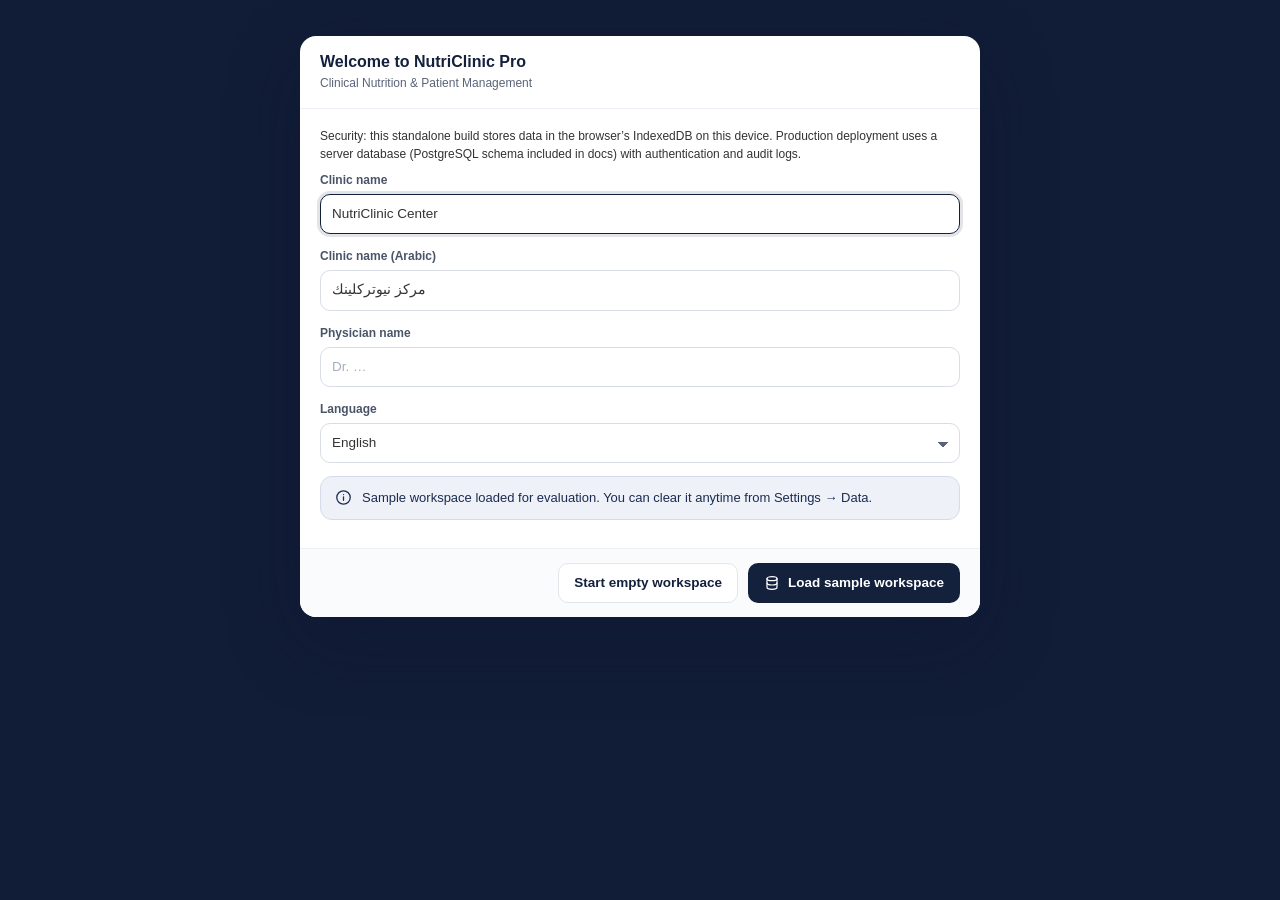
<file: nutriclinic-pro/index.html>
<!doctype html>
<html lang="en" dir="ltr">
<head>
<meta charset="utf-8"/>
<meta name="viewport" content="width=device-width, initial-scale=1"/>
<meta name="color-scheme" content="light"/>
<meta name="theme-color" content="#14213D"/>
<title>NutriClinic Pro — Clinical Nutrition &amp; Patient Management Platform</title>
<meta name="description" content="A premium clinical nutrition workstation for private clinics: electronic patient records, automated energy calculations, therapeutic diet planning, smart food exchange, AI-assisted copilot, follow-up management and professional PDF reports. Bilingual English / Arabic."/>
<link rel="icon" type="image/svg+xml" href="assets/favicon.svg"/>
<link rel="stylesheet" href="css/app.css"/>
<link rel="stylesheet" href="css/print.css" media="print"/>
<style>
/* canvas tweak — accent token (warm auxiliary) */
:root{
  --burgundy:#792A33;
  --burgundy-2:#8D3641;
  --burgundy-tint:#F7EAEE;
}
</style>
</head>
<body>
<a class="skip-link" href="#view">Skip to content</a>

<div id="boot" class="boot" role="status" aria-live="polite">
  <div class="boot-mark" aria-hidden="true">
    <svg viewBox="0 0 64 64" width="56" height="56"><rect width="64" height="64" rx="14" fill="#14213D"/><path d="M14 42h10l6-16 6 22 5-14h9" fill="none" stroke="#C6A667" stroke-width="4" stroke-linecap="round" stroke-linejoin="round"/></svg>
  </div>
  <div class="boot-txt" data-i18n="boot.loading">Loading clinical workspace…</div>
  <noscript><p class="boot-note">This application requires JavaScript. Please enable JavaScript to use the clinical workstation.</p></noscript>
</div>

<div id="app" class="app" hidden>
  <aside id="sidebar" class="sidebar" aria-label="Main navigation"></aside>
  <div class="main-col">
    <header id="topbar" class="topbar"></header>
    <main id="view" class="view" tabindex="-1"></main>
  </div>
</div>

<div id="layer" class="layer" aria-live="polite"></div>
<div id="toasts" class="toasts" role="status" aria-live="polite"></div>
<div id="print-root" class="print-root" aria-hidden="true"></div>

<script src="js/core.js"></script>
<script src="js/i18n.js"></script>
<script src="js/data-foods.js"></script>
<script src="js/data-approaches.js"></script>
<script src="js/data-references.js"></script>
<script src="js/store.js"></script>
<script src="js/engine.js"></script>
<script src="js/charts.js"></script>
<script src="js/planner.js"></script>
<script src="js/copilot.js"></script>
<script src="js/pdf.js"></script>
<script src="js/views-core.js"></script>
<script src="js/views-clinical.js"></script>
<script src="js/views-planning.js"></script>
<script src="js/views-library.js"></script>
<script src="js/app.js"></script>
</body>
</html>
</file>
<file: nutriclinic-pro/css/app.css>
/* ============================================================
   NutriClinic Pro — Clinical Nutrition & Patient Management Platform
   Design system: Deep Navy #14213D · Burgundy #800020 · Gold #C6A667
   Strictly no green anywhere.
   ============================================================ */

:root{
  --navy:#14213D;
  --navy-2:#1C2C50;
  --navy-3:#0E1830;
  --burgundy:#800020;
  --burgundy-2:#9A1B33;
  --gold:#C6A667;
  --gold-2:#A8874A;
  --gold-soft:#F3EBD9;
  --gray-bg:#F4F5F7;
  --charcoal:#333333;
  --muted:#5A6478;
  --muted-2:#8A93A8;
  --line:#E3E6EB;
  --line-2:#EDEFF4;
  --card:#FFFFFF;
  --navy-tint:#EEF1F7;
  --burgundy-tint:#F7E9EE;
  --gold-tint:#F7F1E4;
  --shadow-sm:0 1px 2px rgba(20,33,61,.05);
  --shadow-md:0 1px 2px rgba(20,33,61,.05), 0 10px 26px rgba(20,33,61,.07);
  --radius:14px;
  --radius-sm:10px;
  --sidebar-w:250px;
  --topbar-h:62px;
  --font:"Segoe UI", -apple-system, BlinkMacSystemFont, Roboto, "Helvetica Neue", Arial, "Noto Sans Arabic", "Segoe UI Arabic", Tahoma, sans-serif;
}

*{box-sizing:border-box}
html,body{margin:0;padding:0}
html{-webkit-text-size-adjust:100%}
body{
  font-family:var(--font);
  font-size:14px; line-height:1.5; color:var(--charcoal);
  background:var(--gray-bg);
  -webkit-font-smoothing:antialiased;
}
h1,h2,h3,h4{margin:0;color:var(--navy);font-weight:600;line-height:1.25}
p{margin:0 0 8px}
a{color:var(--navy)}
img{max-width:100%}
[hidden]{display:none !important}
.tnum{font-variant-numeric:tabular-nums}
.muted{color:var(--muted)}
.muted-2{color:var(--muted-2)}
.small{font-size:12px}
.xsmall{font-size:11px}
.strong{font-weight:600}
.center{text-align:center}
.nowrap{white-space:nowrap}
.mt-0{margin-top:0}.mt-1{margin-top:6px}.mt-2{margin-top:12px}.mt-3{margin-top:18px}.mt-4{margin-top:26px}
.mb-0{margin-bottom:0}.mb-1{margin-bottom:6px}.mb-2{margin-bottom:12px}.mb-3{margin-bottom:18px}
.ml-auto{margin-inline-start:auto}
.w-100{width:100%}
.flex{display:flex;align-items:center;gap:10px}
.flex-wrap{flex-wrap:wrap}
.flex-col{display:flex;flex-direction:column;gap:10px}
.spread{display:flex;align-items:center;justify-content:space-between;gap:12px}
.grow{flex:1 1 auto;min-width:0}
.right{text-align:end}
.hide-sm{display:initial}

.skip-link{position:absolute;inset-inline-start:-999px;top:8px;background:var(--navy);color:#fff;padding:8px 14px;border-radius:8px;z-index:9999}
.skip-link:focus{inset-inline-start:8px}

/* ---------- Boot splash ---------- */
.boot{position:fixed;inset:0;display:flex;flex-direction:column;align-items:center;justify-content:center;gap:14px;background:var(--navy);color:#fff;z-index:900}
.boot-mark{animation:bootPulse 1.6s ease-in-out infinite}
.boot-txt{font-size:14px;letter-spacing:.04em;color:#C9D2E4}
.boot-note{color:#F2C9D4;font-size:12px;max-width:340px;text-align:center}
@keyframes bootPulse{0%,100%{opacity:.75;transform:scale(.98)}50%{opacity:1;transform:scale(1)}}

/* ---------- App shell ---------- */
.app{display:flex;min-height:100vh}
.main-col{flex:1 1 auto;min-width:0;display:flex;flex-direction:column}

/* ---------- Sidebar ---------- */
.sidebar{
  width:var(--sidebar-w);flex:0 0 var(--sidebar-w);
  background:linear-gradient(180deg,#14213D 0%,#101A30 100%);
  color:#C9D2E4;display:flex;flex-direction:column;
  position:sticky;top:0;height:100vh;overflow-y:auto;
}
.side-brand{display:flex;align-items:center;gap:10px;padding:18px 18px 14px;border-bottom:1px solid rgba(255,255,255,.08)}
.side-brand .mark{width:36px;height:36px;flex:0 0 36px;border-radius:10px;background:rgba(198,166,103,.15);display:flex;align-items:center;justify-content:center}
.side-brand .name{color:#fff;font-weight:700;font-size:15px;letter-spacing:.02em}
.side-brand .sub{font-size:10.5px;color:var(--gold);letter-spacing:.08em;text-transform:uppercase}
.side-nav{flex:1 1 auto;padding:10px 10px 18px}
.nav-group{margin-top:12px;padding:0 8px 4px;font-size:10px;letter-spacing:.12em;text-transform:uppercase;color:#7A87A3}
.nav-item{
  display:flex;align-items:center;gap:11px;width:100%;
  padding:9px 12px;margin:1px 0;border:0;border-radius:10px;
  background:transparent;color:#C9D2E4;font:inherit;font-size:13.5px;text-align:start;
  cursor:pointer;transition:background .15s ease,color .15s ease;position:relative;
}
.nav-item:hover{background:rgba(255,255,255,.07);color:#fff}
.nav-item:focus-visible{outline:2px solid var(--gold);outline-offset:2px}
.nav-item.active{background:rgba(198,166,103,.16);color:#fff;font-weight:600}
.nav-item.active::before{content:"";position:absolute;inset-inline-start:0;top:7px;bottom:7px;width:3px;border-radius:3px;background:var(--gold)}
.nav-ico{width:18px;height:18px;flex:0 0 18px;color:currentColor}
.nav-item .nav-badge{margin-inline-start:auto;background:var(--burgundy);color:#fff;font-size:10.5px;font-weight:600;border-radius:999px;padding:1px 7px}
.side-foot{padding:12px 18px 16px;border-top:1px solid rgba(255,255,255,.08);font-size:11px;color:#7A87A3;display:flex;justify-content:space-between;gap:8px;align-items:center}
.side-foot .ver{color:#94A0BB}

/* ---------- Topbar ---------- */
.topbar{
  height:var(--topbar-h);flex:0 0 auto;background:#fff;border-bottom:1px solid var(--line);
  display:flex;align-items:center;gap:12px;padding:0 20px;position:sticky;top:0;z-index:60;
}
.tb-burger{display:none}
.patient-picker{
  display:flex;align-items:center;gap:10px;background:var(--gray-bg);border:1px solid var(--line);
  border-radius:999px;padding:5px 12px 5px 6px;cursor:pointer;font:inherit;color:var(--navy);max-width:360px;
}
.patient-picker:hover{border-color:#C9CFDB;background:#EEF1F7}
.patient-picker .pp-name{font-weight:600;font-size:13px;white-space:nowrap;overflow:hidden;text-overflow:ellipsis}
.patient-picker .pp-sub{font-size:11px;color:var(--muted)}
.avatar{width:32px;height:32px;border-radius:999px;flex:0 0 32px;display:flex;align-items:center;justify-content:center;background:var(--navy);color:#fff;font-size:12px;font-weight:700;letter-spacing:.02em}
.avatar.gold{background:var(--gold);color:var(--navy)}
.avatar.burg{background:var(--burgundy);color:#fff}
.avatar.lg{width:44px;height:44px;flex-basis:44px;font-size:15px}
.avatar.sm{width:26px;height:26px;flex-basis:26px;font-size:10px}
.tb-spacer{flex:1 1 auto}
.tb-btn{display:inline-flex;align-items:center;gap:7px;border:1px solid var(--line);background:#fff;color:var(--navy);border-radius:10px;padding:8px 12px;font:inherit;font-size:13px;cursor:pointer}
.tb-btn:hover{background:var(--gray-bg);border-color:#C9CFDB}
.tb-btn:focus-visible{outline:2px solid var(--gold);outline-offset:1px}
.lang-toggle{display:inline-flex;border:1px solid var(--line);border-radius:10px;overflow:hidden}
.lang-toggle button{border:0;background:#fff;padding:8px 12px;font:inherit;font-size:12.5px;cursor:pointer;color:var(--muted)}
.lang-toggle button.on{background:var(--navy);color:#fff;font-weight:600}
.clinic-chip{display:flex;align-items:center;gap:8px;font-size:12.5px;color:var(--muted);max-width:220px;white-space:nowrap;overflow:hidden;text-overflow:ellipsis}

/* ---------- View / page primitives ---------- */
.view{flex:1 1 auto;padding:24px clamp(14px,3vw,32px) 60px;max-width:1360px;width:100%;margin:0 auto;outline:none}
.page-head{display:flex;align-items:flex-start;justify-content:space-between;gap:16px;flex-wrap:wrap;margin-bottom:20px}
.page-head .ttl h1{font-size:clamp(20px,2.4vw,27px)}
.page-head .sub{color:var(--muted);font-size:13px;margin-top:3px;max-width:820px}
.page-actions{display:flex;gap:10px;flex-wrap:wrap}

.grid{display:grid;gap:16px}
.grid-2{grid-template-columns:repeat(2,minmax(0,1fr))}
.grid-3{grid-template-columns:repeat(3,minmax(0,1fr))}
.grid-4{grid-template-columns:repeat(4,minmax(0,1fr))}
.grid-2-1{grid-template-columns:minmax(0,2fr) minmax(0,1fr)}
.grid-1-2{grid-template-columns:minmax(0,1fr) minmax(0,2fr)}
@media (max-width:1180px){.grid-4{grid-template-columns:repeat(2,minmax(0,1fr))}.grid-3{grid-template-columns:repeat(2,minmax(0,1fr))}}
@media (max-width:900px){.grid-2,.grid-3,.grid-4,.grid-2-1,.grid-1-2{grid-template-columns:minmax(0,1fr)}}

.card{background:var(--card);border:1px solid var(--line);border-radius:var(--radius);box-shadow:var(--shadow-sm);padding:18px 20px}
.card.pad-sm{padding:14px 16px}
.card-h{display:flex;align-items:center;justify-content:space-between;gap:10px;margin-bottom:12px}
.card-h h2,.card-h h3{font-size:15.5px}
.card-h .sub{font-size:12px;color:var(--muted)}
.card-tools{display:flex;gap:8px;align-items:center;flex-wrap:wrap}

.kpi{display:flex;gap:14px;align-items:center}
.kpi .k-ico{width:42px;height:42px;flex:0 0 42px;border-radius:12px;display:flex;align-items:center;justify-content:center;background:var(--navy-tint);color:var(--navy)}
.kpi .k-ico.burg{background:var(--burgundy-tint);color:var(--burgundy)}
.kpi .k-ico.gold{background:var(--gold-tint);color:var(--gold-2)}
.kpi .k-label{font-size:11px;text-transform:uppercase;letter-spacing:.07em;color:var(--muted);font-weight:600}
.kpi .k-value{font-size:26px;font-weight:700;color:var(--navy);line-height:1.15}
.kpi .k-sub{font-size:12px;color:var(--muted)}

.divider{height:1px;background:var(--line-2);margin:14px 0}
.section-title{font-size:12px;text-transform:uppercase;letter-spacing:.08em;color:var(--muted);font-weight:700;margin:18px 0 10px}
.section-title:first-child{margin-top:0}

/* ---------- Buttons ---------- */
.btn{
  display:inline-flex;align-items:center;justify-content:center;gap:8px;
  border:1px solid transparent;border-radius:10px;padding:9px 15px;
  font:inherit;font-size:13.5px;font-weight:600;cursor:pointer;
  transition:background .15s ease,border-color .15s ease,color .15s ease,box-shadow .15s ease;
  text-decoration:none;white-space:nowrap;
}
.btn svg{width:16px;height:16px}
.btn:focus-visible{outline:2px solid var(--gold);outline-offset:2px}
.btn[disabled]{opacity:.55;cursor:not-allowed}
.btn-primary{background:var(--navy);color:#fff}
.btn-primary:hover{background:var(--navy-2)}
.btn-acc{background:var(--burgundy);color:#fff}
.btn-acc:hover{background:var(--burgundy-2)}
.btn-gold{background:var(--gold);color:var(--navy)}
.btn-gold:hover{background:var(--gold-2);color:#fff}
.btn-ghost{background:#fff;border-color:var(--line);color:var(--navy)}
.btn-ghost:hover{background:var(--gray-bg);border-color:#C9CFDB}
.btn-quiet{background:transparent;color:var(--muted);border-color:transparent}
.btn-quiet:hover{background:var(--gray-bg);color:var(--navy)}
.btn-danger{background:#fff;border-color:var(--burgundy);color:var(--burgundy)}
.btn-danger:hover{background:var(--burgundy);color:#fff}
.btn-sm{padding:6px 10px;font-size:12.5px;border-radius:9px}
.btn-sm svg{width:14px;height:14px}
.btn-lg{padding:12px 20px;font-size:15px;border-radius:12px}
.btn-block{width:100%}
.btn-icon{padding:8px;border-radius:9px}
.btn-icon svg{width:16px;height:16px}

/* ---------- Forms ---------- */
.field{display:flex;flex-direction:column;gap:5px;margin-bottom:13px;min-width:0}
.field > label,.lbl{font-size:12px;font-weight:600;color:#4A5468}
.field .hint{font-size:11.5px;color:var(--muted-2)}
.field .err{font-size:11.5px;color:var(--burgundy);font-weight:600}
.input,.select,.textarea{
  width:100%;border:1px solid #D8DCE5;border-radius:10px;background:#fff;
  padding:9px 11px;font:inherit;font-size:13.5px;color:var(--charcoal);min-height:38px;
}
.textarea{min-height:76px;resize:vertical}
.input:focus,.select:focus,.textarea:focus{border-color:var(--navy);outline:none;box-shadow:0 0 0 3px rgba(20,33,61,.12)}
.input.err,.select.err,.textarea.err{border-color:var(--burgundy);box-shadow:0 0 0 3px rgba(128,0,32,.10)}
.input::placeholder,.textarea::placeholder{color:#A6AEC0}
select.select{appearance:none;background-image:linear-gradient(45deg,transparent 49%,var(--muted) 50%),linear-gradient(135deg,var(--muted) 50%,transparent 51%);background-position:calc(100% - 16px) 55%,calc(100% - 11px) 55%;background-size:5px 5px;background-repeat:no-repeat;padding-inline-end:30px}
[dir="rtl"] select.select{background-position:16px 55%,21px 55%}
.form-grid{display:grid;grid-template-columns:repeat(2,minmax(0,1fr));gap:0 16px}
.form-grid-3{display:grid;grid-template-columns:repeat(3,minmax(0,1fr));gap:0 16px}
@media (max-width:820px){.form-grid,.form-grid-3{grid-template-columns:minmax(0,1fr)}}
.inline-field{display:flex;align-items:center;gap:8px}
.check{display:flex;align-items:flex-start;gap:9px;font-size:13px;cursor:pointer;padding:5px 0}
.check input{width:16px;height:16px;margin-top:2px;accent-color:var(--navy);flex:0 0 16px}
.radio-row{display:flex;gap:16px;flex-wrap:wrap}
.seg{display:inline-flex;border:1px solid var(--line);border-radius:10px;overflow:hidden;background:#fff}
.seg button{border:0;background:transparent;padding:8px 14px;font:inherit;font-size:12.5px;cursor:pointer;color:var(--muted);border-inline-end:1px solid var(--line-2)}
.seg button:last-child{border-inline-end:0}
.seg button.on{background:var(--navy);color:#fff;font-weight:600}
.searchbox{position:relative}
.searchbox svg{position:absolute;inset-inline-start:11px;top:50%;transform:translateY(-50%);width:15px;height:15px;color:var(--muted-2);pointer-events:none}
.searchbox .input{padding-inline-start:34px}

/* ---------- Tables ---------- */
.table-scroll{overflow-x:auto;border:1px solid var(--line);border-radius:12px;background:#fff}
table.table{width:100%;border-collapse:collapse;font-size:13.5px;min-width:620px}
.table th{
  text-align:start;font-size:11px;text-transform:uppercase;letter-spacing:.06em;color:var(--muted);
  font-weight:700;padding:10px 12px;background:#FAFBFD;border-bottom:1px solid var(--line);white-space:nowrap;
}
.table td{padding:10px 12px;border-bottom:1px solid var(--line-2);vertical-align:middle}
.table tr:last-child td{border-bottom:0}
.table tbody tr:hover{background:#FAFBFD}
.table .actions{display:flex;gap:6px;justify-content:flex-end}
.table-empty{padding:26px;text-align:center;color:var(--muted)}
.sortable{cursor:pointer}
.sortable:hover{color:var(--navy)}

/* ---------- Chips / tags / status ---------- */
.chip{display:inline-flex;align-items:center;gap:6px;font-size:11.5px;font-weight:600;padding:3px 10px;border-radius:999px;background:var(--navy-tint);color:var(--navy);white-space:nowrap}
.chip.gold{background:var(--gold-tint);color:var(--gold-2)}
.chip.burg{background:var(--burgundy-tint);color:var(--burgundy)}
.chip.gray{background:#EFF1F5;color:var(--muted)}
.chip.line{background:#fff;border:1px solid var(--line);color:var(--muted);font-weight:500}
.tag{display:inline-block;font-size:11px;color:var(--muted);background:var(--gray-bg);border:1px solid var(--line-2);border-radius:6px;padding:1px 7px;margin:1px 2px}
.status{display:inline-flex;align-items:center;gap:6px;font-size:11.5px;font-weight:700;border-radius:999px;padding:3px 10px}
.status::before{content:"";width:7px;height:7px;border-radius:50%;background:currentColor}
.status.draft{background:var(--gold-tint);color:#8C6D2F}
.status.approved{background:var(--navy-tint);color:var(--navy)}
.status.overdue{background:var(--burgundy-tint);color:var(--burgundy)}
.status.upcoming{background:#EFF1F5;color:#5A6478}
.status.archived{background:#EFF1F5;color:#8A93A8}
.pill-num{display:inline-flex;min-width:22px;justify-content:center;background:var(--gray-bg);border:1px solid var(--line);border-radius:999px;padding:0 7px;font-size:11.5px;font-weight:700;color:var(--navy)}

/* ---------- Alerts ---------- */
.alert{display:flex;gap:10px;border-radius:12px;padding:11px 14px;font-size:13px;margin:10px 0;border:1px solid;align-items:flex-start}
.alert svg{width:17px;height:17px;flex:0 0 17px;margin-top:1px}
.alert .a-title{font-weight:700}
.alert.info{background:var(--navy-tint);border-color:#D5DCE9;color:var(--navy-2)}
.alert.warn{background:var(--gold-tint);border-color:#E8D9B8;color:#7A5E23}
.alert.danger{background:var(--burgundy-tint);border-color:#EBCBD5;color:var(--burgundy)}
.alert.ok{background:#EFF1F5;border-color:var(--line);color:var(--navy)}
.banner{display:flex;align-items:center;gap:12px;background:var(--navy);color:#fff;border-radius:12px;padding:10px 16px;font-size:13px;margin-bottom:16px}
.banner .btn{margin-inline-start:auto}
.banner.gold{background:linear-gradient(90deg,#6E5A2E,#8C6D2F);}
.banner.soft{background:var(--gold-tint);color:#6E571F;border:1px solid #E8D9B8}

/* ---------- Tabs ---------- */
.tabs{display:flex;gap:4px;border-bottom:1px solid var(--line);margin-bottom:16px;overflow-x:auto}
.tab{border:0;background:transparent;padding:9px 13px;font:inherit;font-size:13px;font-weight:600;color:var(--muted);cursor:pointer;border-bottom:2.5px solid transparent;white-space:nowrap}
.tab:hover{color:var(--navy)}
.tab.on{color:var(--navy);border-bottom-color:var(--gold)}
.tab .pill-num{margin-inline-start:6px}

/* ---------- Empty state ---------- */
.empty{text-align:center;padding:38px 20px;color:var(--muted)}
.empty .e-ico{width:52px;height:52px;margin:0 auto 12px;border-radius:16px;background:var(--gray-bg);display:flex;align-items:center;justify-content:center;color:var(--muted-2)}
.empty h3{font-size:15px;margin-bottom:4px}
.empty p{font-size:12.5px;max-width:380px;margin:0 auto 14px}

/* ---------- Modal / drawer / layer ---------- */
.layer{position:fixed;inset:0;z-index:1000;pointer-events:none}
.layer.active{pointer-events:auto}
.modal-backdrop{position:absolute;inset:0;background:rgba(14,24,48,.45);display:flex;align-items:flex-start;justify-content:center;padding:4vh 16px;overflow-y:auto;animation:fadeIn .15s ease}
.modal{background:#fff;border-radius:16px;box-shadow:0 24px 70px rgba(14,24,48,.35);width:100%;max-width:680px;overflow:hidden;animation:riseIn .18s ease}
.modal.wide{max-width:980px}
.modal.narrow{max-width:460px}
.modal-head{display:flex;align-items:center;justify-content:space-between;gap:12px;padding:16px 20px;border-bottom:1px solid var(--line-2)}
.modal-head h3{font-size:16px}
.modal-head .sub{font-size:12px;color:var(--muted);margin-top:2px}
.modal-body{padding:18px 20px;max-height:min(72vh,760px);overflow-y:auto}
.modal-foot{display:flex;justify-content:flex-end;gap:10px;padding:14px 20px;border-top:1px solid var(--line-2);background:#FAFBFD}
.modal-x{border:0;background:transparent;cursor:pointer;color:var(--muted);padding:6px;border-radius:8px}
.modal-x:hover{background:var(--gray-bg);color:var(--navy)}
@keyframes fadeIn{from{opacity:0}to{opacity:1}}
@keyframes riseIn{from{opacity:0;transform:translateY(10px)}to{opacity:1;transform:translateY(0)}}
.drawer-backdrop{position:absolute;inset:0;background:rgba(14,24,48,.4);animation:fadeIn .15s ease}
.drawer{position:absolute;top:0;bottom:0;inset-inline-end:0;width:min(1080px,96vw);background:#fff;box-shadow:-20px 0 60px rgba(14,24,48,.3);display:flex;flex-direction:column;animation:slideIn .2s ease}
@keyframes slideIn{from{transform:translateX(24px);opacity:.6}to{transform:none;opacity:1}}
.drawer-head{padding:16px 22px;border-bottom:1px solid var(--line-2);display:flex;align-items:center;gap:14px}
.drawer-body{flex:1 1 auto;overflow-y:auto;padding:18px 22px 40px}

/* ---------- Toasts ---------- */
.toasts{position:fixed;inset-inline-end:20px;bottom:20px;z-index:2000;display:flex;flex-direction:column;gap:10px;pointer-events:none}
.toast{pointer-events:auto;background:var(--navy);color:#fff;border-radius:12px;padding:11px 16px;font-size:13px;box-shadow:0 12px 32px rgba(14,24,48,.35);display:flex;gap:9px;align-items:center;animation:riseIn .2s ease;max-width:380px}
.toast.burg{background:var(--burgundy)}
.toast.gold{background:#8C6D2F}
.toast svg{width:16px;height:16px;flex:0 0 16px}

/* ---------- Progress / meters (no green) ---------- */
.meter{height:8px;border-radius:999px;background:#E9ECF2;overflow:hidden;position:relative}
.meter > i{display:block;height:100%;border-radius:999px;background:var(--navy)}
.meter > i.gold{background:var(--gold)}
.meter > i.burg{background:var(--burgundy)}
.progress-svg{display:block}

/* ---------- Definition lists ---------- */
.kv{display:grid;grid-template-columns:auto 1fr;gap:6px 16px;font-size:13px}
.kv dt{color:var(--muted);white-space:nowrap}
.kv dd{margin:0;font-weight:500;color:var(--charcoal)}
.kv-2{display:grid;grid-template-columns:minmax(120px,auto) 1fr;gap:7px 14px;font-size:13px}

/* ---------- Builder: meal cards & items ---------- */
.day-tabs{display:flex;gap:6px;flex-wrap:wrap;margin-bottom:14px}
.day-tab{border:1px solid var(--line);background:#fff;border-radius:10px;padding:7px 13px;font:inherit;font-size:12.5px;font-weight:600;color:var(--muted);cursor:pointer}
.day-tab.on{background:var(--navy);border-color:var(--navy);color:#fff}
.meal-card{border:1px solid var(--line);border-radius:12px;margin-bottom:12px;overflow:hidden;background:#fff}
.meal-head{display:flex;align-items:center;gap:10px;padding:10px 14px;background:#FAFBFD;border-bottom:1px solid var(--line-2);flex-wrap:wrap}
.meal-head .m-name{font-weight:700;color:var(--navy);font-size:13.5px}
.meal-head .m-time{font-size:12px;color:var(--muted)}
.meal-head .m-kcal{margin-inline-start:auto;display:flex;gap:8px;align-items:center;flex-wrap:wrap}
.item-row{display:grid;grid-template-columns:minmax(150px,1.6fr) minmax(120px,1fr) 70px 64px 64px 64px auto;gap:8px;align-items:center;padding:8px 14px;border-bottom:1px solid var(--line-2);font-size:13px}
.item-row:last-child{border-bottom:0}
.item-row .food-cell{display:flex;flex-direction:column;min-width:0}
.item-row .food-en{font-weight:600;white-space:nowrap;overflow:hidden;text-overflow:ellipsis}
.item-row .food-ar{font-size:11.5px;color:var(--muted)}
.item-row .num{text-align:end;font-variant-numeric:tabular-nums}
.item-row .num .u{font-size:10.5px;color:var(--muted-2);display:block}
.item-actions{display:flex;gap:4px;justify-content:flex-end}
.item-alts{background:var(--gold-tint);border-top:1px dashed #E3D3AF;padding:8px 14px;font-size:12px;display:flex;gap:8px;flex-wrap:wrap;align-items:center}
.item-alts .alt-chip{display:inline-flex;gap:6px;align-items:center;border:1px solid #E3D3AF;background:#fff;border-radius:999px;padding:3px 10px;cursor:pointer;font:inherit;font-size:11.5px}
.item-alts .alt-chip:hover{border-color:var(--gold-2);color:var(--navy)}
@media (max-width:860px){
  .item-row{grid-template-columns:minmax(130px,1.6fr) 1fr auto;grid-auto-rows:auto}
  .item-row .col-macro{display:none}
}
.totals-bar{display:flex;gap:10px;flex-wrap:wrap;align-items:center;background:var(--navy);color:#fff;border-radius:12px;padding:10px 14px;position:sticky;bottom:12px;box-shadow:0 10px 30px rgba(14,24,48,.3);z-index:40}
.totals-bar .t-item{display:flex;flex-direction:column;min-width:86px}
.totals-bar .t-label{font-size:10.5px;text-transform:uppercase;letter-spacing:.08em;color:#A9B4CC}
.totals-bar .t-value{font-size:15px;font-weight:700;font-variant-numeric:tabular-nums}
.totals-bar .t-value .delta{font-size:11px;font-weight:600;margin-inline-start:6px}
.totals-bar .delta.pos{color:#E8C87F}
.totals-bar .delta.neg{color:#F2A9BC}
.totals-bar .t-sep{width:1px;align-self:stretch;background:rgba(255,255,255,.18)}
@media (max-width:760px){.totals-bar{position:static}}

/* ---------- Food database ---------- */
.food-chip{display:inline-flex;gap:6px;align-items:center;border:1px solid var(--line);border-radius:999px;background:#fff;padding:3px 10px;font-size:11.5px}
.tag-list{display:flex;gap:4px;flex-wrap:wrap}
.nutri-strip{display:flex;gap:14px;flex-wrap:wrap;font-size:12.5px}
.nutri-strip b{display:block;font-size:15px;color:var(--navy)}

/* ---------- Charts ---------- */
.chart-wrap{width:100%;overflow-x:auto}
.chart-legend{display:flex;gap:14px;flex-wrap:wrap;font-size:12px;color:var(--muted);margin-top:6px}
.chart-legend .sw{display:inline-block;width:10px;height:10px;border-radius:3px;margin-inline-end:5px}

/* ---------- A4 preview overlay ---------- */
.preview-overlay{position:absolute;inset:0;background:rgba(14,24,48,.55);overflow:auto;padding:26px 12px 60px}
.preview-toolbar{position:sticky;top:0;z-index:5;display:flex;gap:10px;align-items:center;justify-content:center;margin:0 auto 18px;max-width:900px;background:#fff;border-radius:14px;padding:10px 14px;box-shadow:0 10px 30px rgba(14,24,48,.25);flex-wrap:wrap}
.a4{width:min(210mm,100%);margin:0 auto;background:#fff;box-shadow:0 18px 60px rgba(14,24,48,.4);border-radius:4px;padding:15mm 14mm;color:var(--navy);font-size:12.5px}
.a4 h1{font-size:21px;margin-bottom:4px}
.a4 h2{font-size:15px;border-bottom:1.5px solid var(--gold);padding-bottom:3px;margin:16px 0 8px}
.a4 h3{font-size:13.5px;color:var(--burgundy);margin:10px 0 4px}
.a4 table{width:100%;border-collapse:collapse;margin:6px 0 10px}
.a4 th,.a4 td{border:1px solid #C9CFDB;padding:4px 7px;font-size:11.5px;text-align:start;vertical-align:top}
.a4 th{background:var(--navy);color:#fff}
.a4 tr:nth-child(even) td{background:#F6F7FA}
.a4 .sheet-head{display:flex;justify-content:space-between;gap:12px;border-bottom:2.5px solid var(--navy);padding-bottom:10px;margin-bottom:10px;align-items:flex-start}
.a4 .sheet-clinic{font-size:11px;color:#4A5468;text-align:end}
.a4 .sheet-meta{display:grid;grid-template-columns:1fr 1fr;gap:2px 18px;font-size:11.5px;margin:6px 0 10px}
.a4 .meal-block{border:1px solid #D8DCE5;border-radius:6px;padding:6px 9px;margin:6px 0;page-break-inside:avoid}
.a4 .sign{margin-top:26px;display:flex;justify-content:space-between;font-size:11px;color:#4A5468}
.a4 .sign .line{border-top:1px solid var(--navy);width:58mm;margin-top:28px;padding-top:3px}
.a4 .foot-note{margin-top:14px;font-size:10px;color:#6B7280;border-top:1px solid var(--line);padding-top:6px}
.a4.rtl{direction:rtl}

/* ---------- Dropdown / menu ---------- */
.menu{position:absolute;background:#fff;border:1px solid var(--line);border-radius:12px;box-shadow:var(--shadow-md);min-width:260px;max-width:420px;z-index:1200;overflow:hidden}
.menu-head{padding:10px 14px;border-bottom:1px solid var(--line-2);font-size:12px;color:var(--muted);font-weight:600;text-transform:uppercase;letter-spacing:.06em}
.menu-list{max-height:320px;overflow-y:auto}
.menu-item{display:flex;gap:10px;align-items:center;width:100%;border:0;background:#fff;padding:9px 14px;font:inherit;font-size:13px;cursor:pointer;text-align:start}
.menu-item:hover{background:var(--gray-bg)}
.menu-foot{border-top:1px solid var(--line-2);padding:8px;display:flex;gap:8px;justify-content:center}

/* ---------- Reference & KB ---------- */
.ref-card{border:1px solid var(--line);border-radius:12px;padding:14px 16px;background:#fff;cursor:pointer;transition:border-color .15s ease, box-shadow .15s ease}
.ref-card:hover{border-color:var(--gold);box-shadow:var(--shadow-sm)}
.ref-card h4{font-size:14px;margin-bottom:3px}
.ref-body{font-size:13.5px;line-height:1.6}
.ref-body h4{color:var(--burgundy);margin:14px 0 6px;font-size:13.5px}
.ref-body ul{margin:4px 0 10px;padding-inline-start:20px}
.ref-body li{margin:3px 0}
.cite{font-size:11px;color:var(--muted-2)}

/* ---------- Copilot ---------- */
.cop-wrap{display:grid;grid-template-columns:minmax(0,1fr) 330px;gap:16px;align-items:start}
@media (max-width:1080px){.cop-wrap{grid-template-columns:minmax(0,1fr)}}
.cop-stream{min-height:420px;display:flex;flex-direction:column;gap:12px}
.msg{max-width:88%;border-radius:14px;padding:11px 14px;font-size:13.5px;line-height:1.55}
.msg.user{align-self:flex-end;background:var(--navy);color:#fff;border-bottom-right-radius:4px}
.msg.bot{align-self:flex-start;background:#fff;border:1px solid var(--line);border-bottom-left-radius:4px;box-shadow:var(--shadow-sm);max-width:96%}
[dir="rtl"] .msg.user{border-bottom-right-radius:14px;border-bottom-left-radius:4px}
[dir="rtl"] .msg.bot{border-bottom-left-radius:14px;border-bottom-right-radius:4px}
.msg .m-title{font-weight:700;color:var(--navy);margin-bottom:4px;display:flex;gap:8px;align-items:center}
.msg.user .m-title{color:#fff}
.msg-actions{display:flex;gap:8px;flex-wrap:wrap;margin-top:10px}
.prompt-chip{border:1px solid var(--line);background:#fff;border-radius:999px;padding:6px 12px;font:inherit;font-size:12px;cursor:pointer;color:var(--navy)}
.prompt-chip:hover{border-color:var(--gold);background:var(--gold-tint)}
.cop-input{display:flex;gap:10px;align-items:flex-end;margin-top:12px}
.cop-input .textarea{min-height:44px;max-height:140px}
.trace{font-size:12px;color:var(--muted);background:#FAFBFD;border:1px dashed var(--line);border-radius:10px;padding:8px 12px;margin-top:6px}
.trace b{color:var(--navy)}

/* ---------- Misc components ---------- */
.stepper{display:flex;gap:0;margin:6px 0 18px;flex-wrap:wrap}
.step{display:flex;align-items:center;gap:9px;padding:7px 14px 7px 10px;font-size:12.5px;color:var(--muted);position:relative}
.step .s-no{width:24px;height:24px;border-radius:999px;background:#E9ECF2;color:var(--muted);display:flex;align-items:center;justify-content:center;font-weight:700;font-size:11.5px}
.step.on .s-no{background:var(--navy);color:#fff}
.step.on{color:var(--navy);font-weight:600}
.step.done .s-no{background:var(--gold);color:var(--navy)}
.step::after{content:"";width:18px;height:1px;background:var(--line);margin-inline-start:8px}
.step:last-child::after{display:none}

.stat-line{display:flex;justify-content:space-between;gap:10px;padding:7px 0;border-bottom:1px dashed var(--line-2);font-size:13px}
.stat-line:last-child{border-bottom:0}
.stat-line .v{font-weight:700;color:var(--navy);font-variant-numeric:tabular-nums}

.measure-grid{display:grid;grid-template-columns:repeat(auto-fill,minmax(150px,1fr));gap:10px}
.measure-box{border:1px solid var(--line);border-radius:10px;padding:9px 11px}
.measure-box .mb-label{font-size:11px;color:var(--muted);text-transform:uppercase;letter-spacing:.05em}
.measure-box .mb-value{font-size:17px;font-weight:700;color:var(--navy);font-variant-numeric:tabular-nums}
.measure-box .mb-sub{font-size:11px;color:var(--muted-2)}

.flag-list{display:flex;flex-direction:column;gap:8px}
.flag{display:flex;gap:9px;align-items:flex-start;font-size:12.5px;border:1px solid;border-radius:10px;padding:8px 11px}
.flag svg{width:15px;height:15px;flex:0 0 15px;margin-top:1px}
.flag.high{background:var(--burgundy-tint);border-color:#EBCBD5;color:var(--burgundy)}
.flag.mid{background:var(--gold-tint);border-color:#E8D9B8;color:#7A5E23}
.flag.low{background:var(--navy-tint);border-color:#D5DCE9;color:var(--navy-2)}
.flag.ok{background:#EFF1F5;border-color:var(--line);color:var(--muted)}

/* mini calendar list */
.appt{display:flex;gap:12px;align-items:center;padding:9px 0;border-bottom:1px solid var(--line-2)}
.appt:last-child{border-bottom:0}
.appt .date-box{width:46px;flex:0 0 46px;text-align:center;background:var(--gray-bg);border:1px solid var(--line);border-radius:10px;padding:5px 0}
.appt .d-day{font-size:16px;font-weight:700;color:var(--navy);line-height:1.1}
.appt .d-mon{font-size:10px;color:var(--muted);text-transform:uppercase}

/* ---------- RTL tweaks ---------- */
[dir="rtl"] body{font-family:var(--font)}
[dir="rtl"] .patient-picker{padding:5px 6px 5px 12px}
[dir="rtl"] .side-brand{padding-right:18px}

/* ---------- Responsive shell ---------- */
@media (max-width:1000px){
  .sidebar{position:fixed;inset-inline-start:0;top:0;z-index:900;transform:translateX(-105%);transition:transform .22s ease;box-shadow:20px 0 60px rgba(14,24,48,.4)}
  [dir="rtl"] .sidebar{transform:translateX(105%)}
  .sidebar.open{transform:none !important}
  .tb-burger{display:inline-flex}
  .hide-sm{display:none}
}
.sa-backdrop{position:fixed;inset:0;background:rgba(14,24,48,.45);z-index:850;display:none}
.sa-backdrop.on{display:block}

/* Focus visibility for keyboard users */
:focus-visible{outline:2px solid var(--gold);outline-offset:2px}
button:focus:not(:focus-visible){outline:none}

/* Scrollbar (subtle) */
*::-webkit-scrollbar{width:10px;height:10px}
*::-webkit-scrollbar-thumb{background:#C9CFDB;border-radius:8px;border:2px solid transparent;background-clip:content-box}
*::-webkit-scrollbar-thumb:hover{background:#AEB7C9;background-clip:content-box}
*::-webkit-scrollbar-track{background:transparent}

/* Detail rows for expandable sections */
details.exp{border:1px solid var(--line);border-radius:12px;margin:8px 0;background:#fff}
details.exp > summary{cursor:pointer;padding:11px 14px;font-weight:600;color:var(--navy);font-size:13.5px;display:flex;align-items:center;gap:8px;list-style:none}
details.exp > summary::-webkit-details-marker{display:none}
details.exp > summary::before{content:"";width:7px;height:7px;border-inline-end:2px solid var(--muted);border-bottom:2px solid var(--muted);transform:rotate(-45deg);transition:transform .15s ease;margin-inline-end:2px}
details.exp[open] > summary::before{transform:rotate(45deg)}
details.exp .exp-body{padding:2px 14px 14px;border-top:1px solid var(--line-2)}

/* Version compare diff */
.diff-add{color:var(--navy);background:var(--navy-tint);border-radius:4px;padding:0 4px}
.diff-del{color:var(--burgundy);background:var(--burgundy-tint);border-radius:4px;padding:0 4px;text-decoration:line-through}
.diff-chg{color:#8C6D2F;background:var(--gold-tint);border-radius:4px;padding:0 4px}

/* Print helper hidden on screens */
.print-only{display:none}
</file>
<file: nutriclinic-pro/css/print.css>
/* NutriClinic Pro — print stylesheet (A4 reports) */

.print-root { display: none; }

@media print {
  @page { size: A4; margin: 0; }

  html, body { background: #fff !important; }
  body > *:not(.print-root) { display: none !important; }
  .print-root { display: block !important; }

  .print-sheet {
    width: 210mm;
    min-height: 297mm;
    margin: 0 auto;
    padding: 14mm 13mm 16mm;
    box-sizing: border-box;
    background: #fff;
    color: #14213D;
    font: 12px/1.45 "Segoe UI", Tahoma, Arial, "Noto Sans Arabic", sans-serif;
    -webkit-print-color-adjust: exact;
    print-color-adjust: exact;
  }

  .print-sheet * { box-sizing: border-box; }
  .print-sheet h1 { font-size: 20px; margin: 0 0 4px; }
  .print-sheet h2 { font-size: 15px; margin: 14px 0 6px; color: #14213D; border-bottom: 1.5px solid #C6A667; padding-bottom: 3px; }
  .print-sheet h3 { font-size: 13px; margin: 10px 0 4px; color: #800020; }
  .print-sheet p { margin: 4px 0; }
  .print-sheet table { width: 100%; border-collapse: collapse; margin: 6px 0 10px; }
  .print-sheet th, .print-sheet td { border: 1px solid #C9CFDB; padding: 4px 6px; text-align: start; font-size: 11.5px; vertical-align: top; }
  .print-sheet th { background: #14213D; color: #fff; font-weight: 600; }
  .print-sheet tr:nth-child(even) td { background: #F6F7FA; }
  .print-sheet .rpt-totals td { background: #F1EDE2; font-weight: 600; }
  .print-sheet .sheet-head { display: flex; justify-content: space-between; align-items: flex-start; gap: 12px; border-bottom: 2.5px solid #14213D; padding-bottom: 10px; margin-bottom: 10px; }
  .print-sheet .sheet-clinic { font-size: 11px; color: #4A5468; text-align: end; }
  .print-sheet .sheet-logo { width: 58px; height: 58px; }
  .print-sheet .sheet-meta { display: grid; grid-template-columns: 1fr 1fr; gap: 2px 18px; font-size: 11.5px; margin: 6px 0 10px; }
  .print-sheet .sheet-meta div { padding: 1px 0; }
  .print-sheet .kv-label { color: #4A5468; }
  .print-sheet .meal-block { page-break-inside: avoid; border: 1px solid #D8DCE5; border-radius: 6px; padding: 6px 8px; margin: 6px 0; }
  .print-sheet .meal-block h3 { margin: 0 0 4px; }
  .print-sheet .sign { margin-top: 26px; display: flex; justify-content: space-between; font-size: 11px; color: #4A5468; }
  .print-sheet .sign .line { border-top: 1px solid #14213D; width: 60mm; margin-top: 30px; padding-top: 3px; }
  .print-sheet .foot-note { margin-top: 14px; font-size: 10px; color: #6B7280; border-top: 1px solid #E3E6EB; padding-top: 6px; }
  .print-sheet .avoid-break { page-break-inside: avoid; }
  .print-sheet [dir="rtl"] { direction: rtl; }
  .rtl-sheet { direction: rtl; }
  .rtl-sheet .sheet-clinic { text-align: start; }
  .print-sheet .plain-mode h1 { font-size: 16px; }
  .print-sheet .badge-print { display: inline-block; border: 1px solid #C6A667; color: #800020; border-radius: 999px; padding: 1px 8px; font-size: 10px; }
}
</file>
